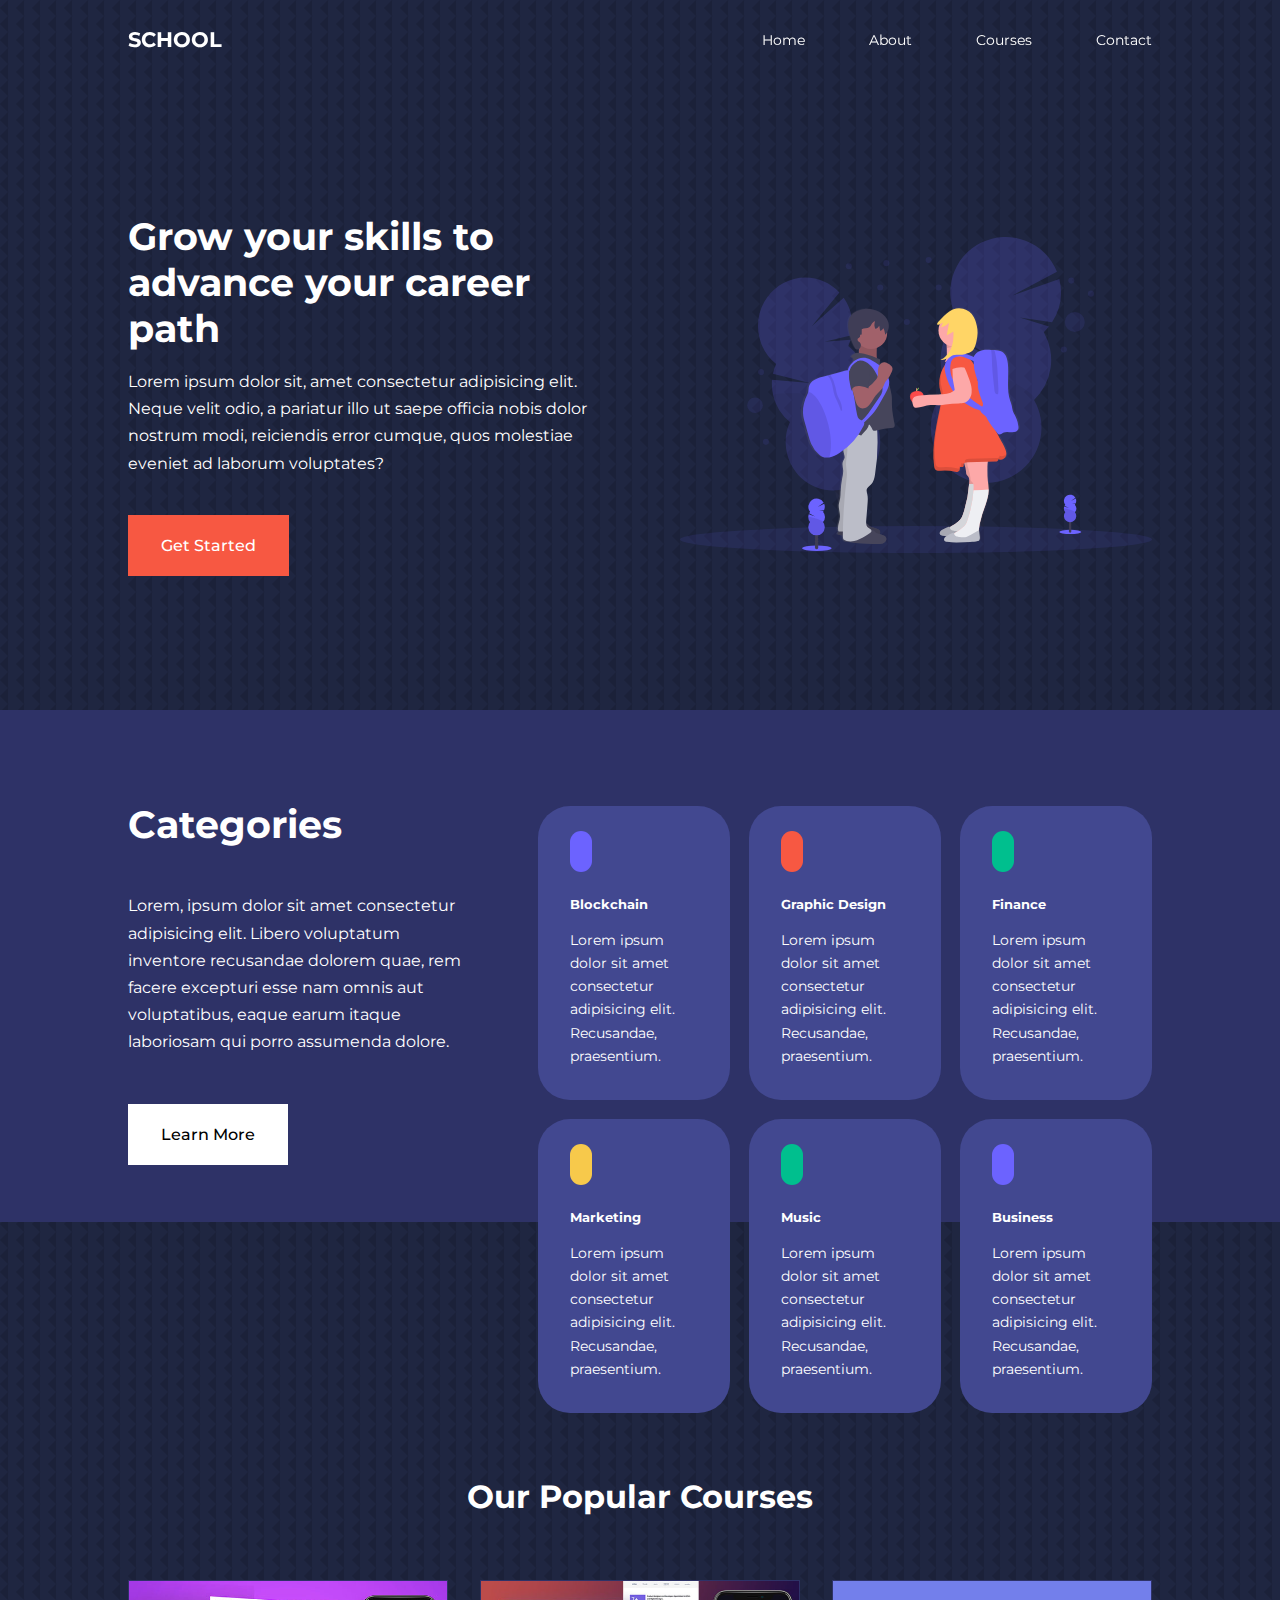
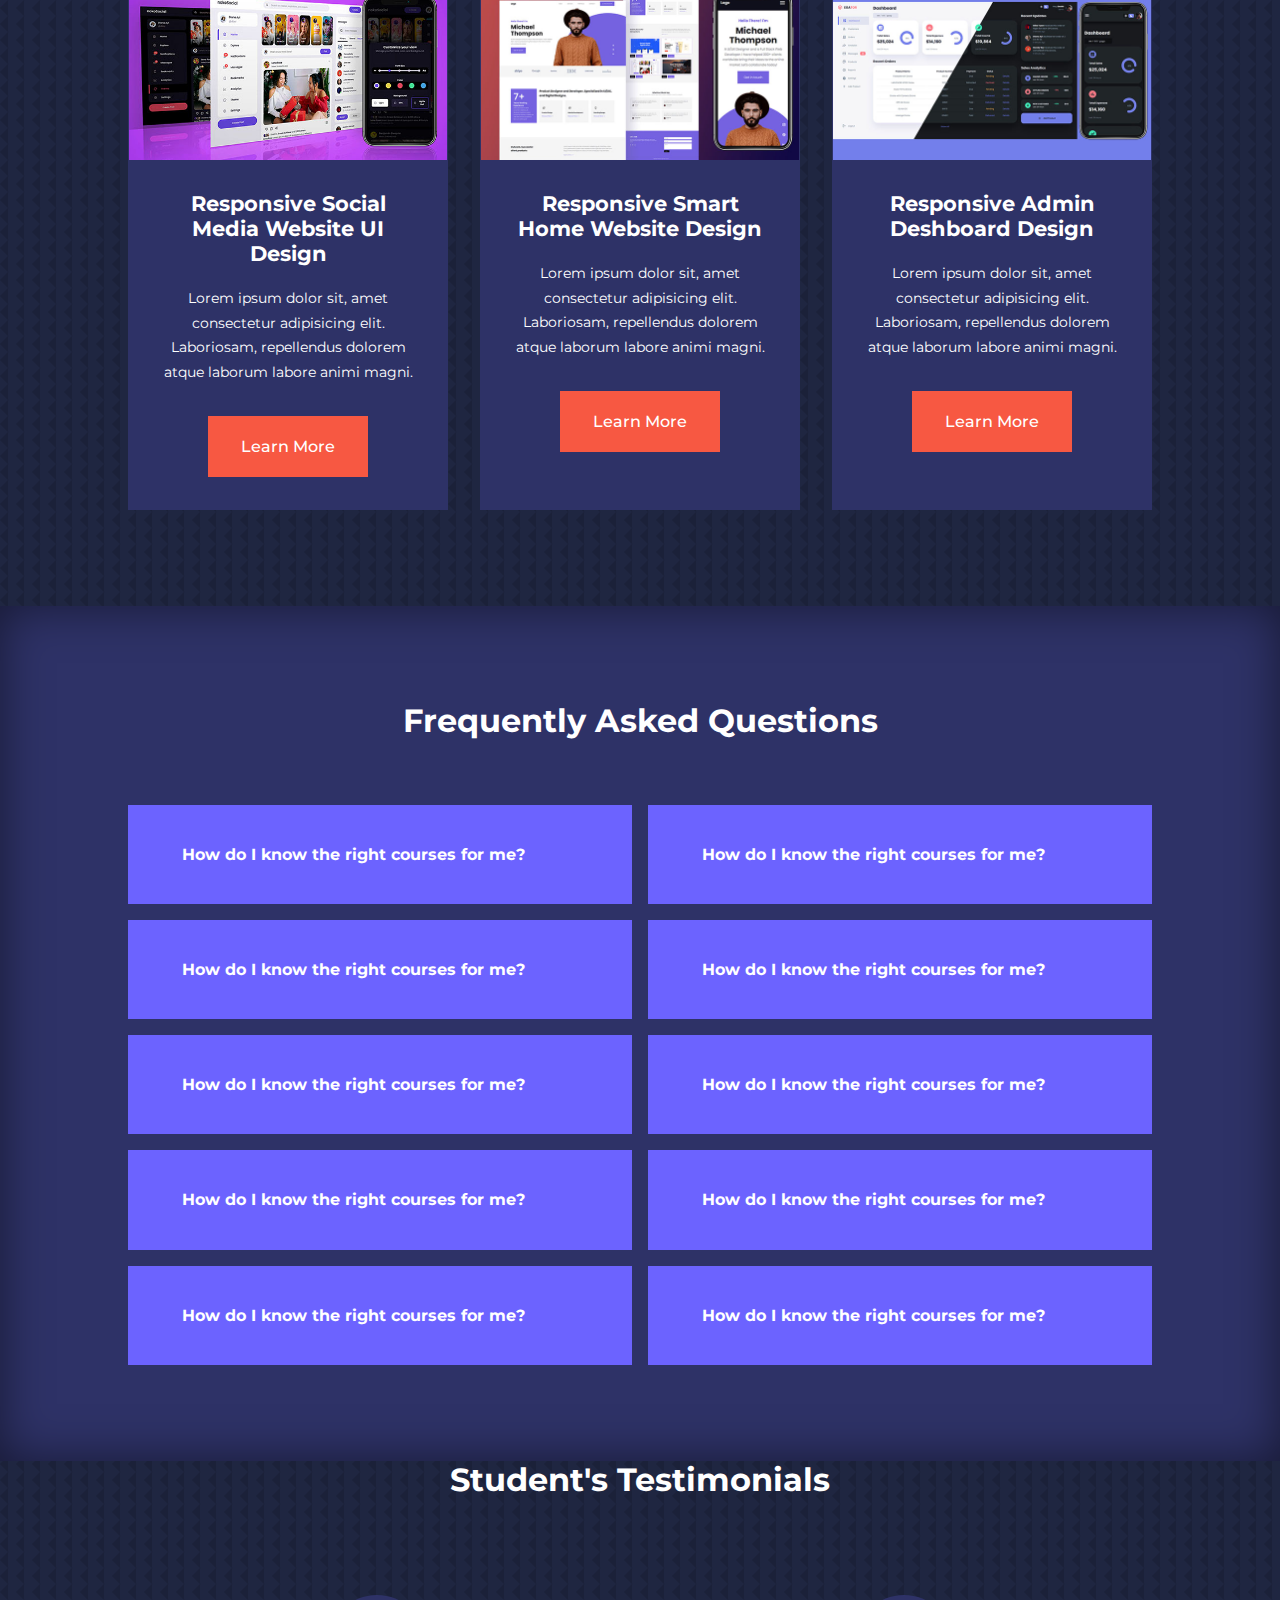
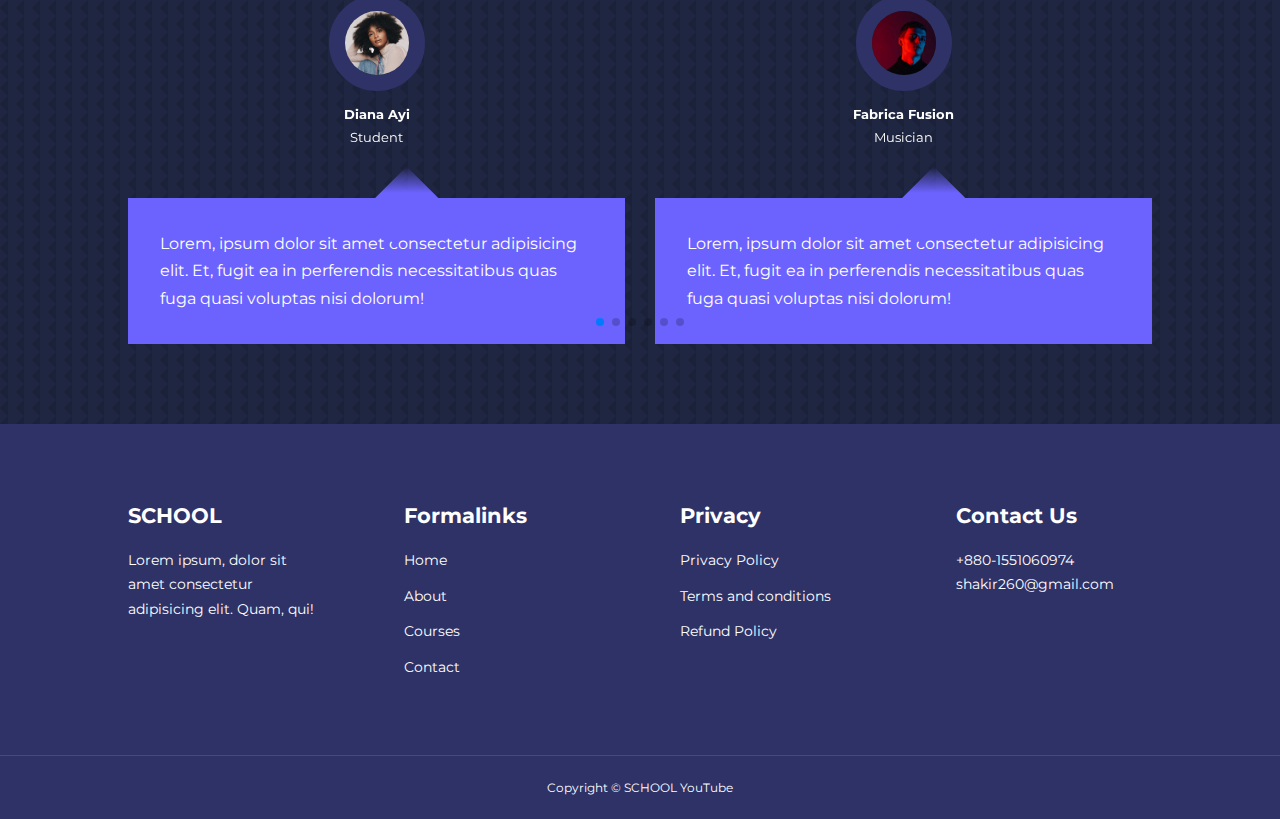
<file: Educational Portfolio Website/index.html>
<!DOCTYPE html>
<html lang="en">
<head>
  <meta charset="UTF-8">
  <meta http-equiv="X-UA-Compatible" content="IE=edge">
  <meta name="viewport" content="width=device-width, initial-scale=1.0">
  <title>Responsive Multipage Education Website Using HTML, CSS & JavaScript</title>
  <!-- ICONSCOUT CDN -->
  <link rel="stylesheet" href="https://unicons.iconscout.com/release/v4.0.0/css/line.css">

  <!-- FONTS -->
  <link rel="preconnect" href="https://fonts.googleapis.com">
  <link rel="preconnect" href="https://fonts.gstatic.com" crossorigin>
  <link href="https://fonts.googleapis.com/css2?family=Montserrat:wght@300;400;500;600;800;900&display=swap" rel="stylesheet">

  <!-- SWIPER JS -->
  <link rel="stylesheet" href="https://cdn.jsdelivr.net/npm/swiper@8/swiper-bundle.min.css"/>

  <!-- CSS LINKS -->
  <link rel="stylesheet" href="css/style.css">

</head>
<body>
  <nav>
    <div class="container nav__container">
    <a href="index.html"><h4>SCHOOL</h4></a>
      <ul class="nav__menu">
        <li><a href="index.html">Home</a></li>
        <li><a href="about.html">About</a></li>
        <li><a href="courses.html">Courses</a></li>
        <li><a href="contact.html">Contact</a></li>
      </ul>
      <button id="open-menu-btn"><i class="uil uil-bars"></i></button>
      <button id="close-menu-btn"><i class="uil uil-multiply"></i></i></button>
    </div>
  </nav>

  <!-- ===================== END OF NAVBAR ============================ -->

  <header>
    <div class="container header__container">
      <div class="header__left">
        <h1>Grow your skills to advance your career path</h1>
        <p>
          Lorem ipsum dolor sit, amet consectetur adipisicing elit. Neque velit odio, a pariatur illo ut saepe officia nobis dolor nostrum modi, reiciendis error cumque, quos molestiae eveniet ad laborum voluptates?
        </p>
        <a href="courses.html" class="btn btn-primary">Get Started</a>
      </div>

      <div class="header__right">
        <div class="header__right-image">
          <img src="./images/header.svg" alt="">
        </div>
      </div>
    </div>
  </header>
<!-- ====================== END OF HEADER =============================== -->

  <section class="categories">
    <div class="container categories__container">
      <div class="categories__left">
        <h1>Categories</h1>
        <p>
          Lorem, ipsum dolor sit amet consectetur adipisicing elit. Libero voluptatum inventore recusandae dolorem quae, rem facere excepturi esse nam omnis aut voluptatibus, eaque earum itaque laboriosam qui porro assumenda dolore.
        </p>
        <a href="#" class="btn">Learn More</a>
      </div>

      <div class="categories__right">
        <article class="category">
          <span class="category__icon"><i class="uil uil-bitcoin-circle"></i></span>
          <h5>Blockchain</h5>
          <p>Lorem ipsum dolor sit amet consectetur adipisicing elit. Recusandae, praesentium.</p>
        </article>

        <article class="category">
          <span class="category__icon"><i class="uil uil-palette"></i></span>
          <h5>Graphic Design</h5>
          <p>Lorem ipsum dolor sit amet consectetur adipisicing elit. Recusandae, praesentium.</p>
        </article>

        <article class="category">
          <span class="category__icon"><i class="uil uil-usd-circle"></i></span>
          <h5>Finance</h5>
          <p>Lorem ipsum dolor sit amet consectetur adipisicing elit. Recusandae, praesentium.</p>
        </article>

        <article class="category">
          <span class="category__icon"><i class="uil uil-megaphone"></i></span>
          <h5>Marketing</h5>
          <p>Lorem ipsum dolor sit amet consectetur adipisicing elit. Recusandae, praesentium.</p>
        </article>

        <article class="category">
          <span class="category__icon"><i class="uil uil-music"></i></span>
          <h5>Music</h5>
          <p>Lorem ipsum dolor sit amet consectetur adipisicing elit. Recusandae, praesentium.</p>
        </article>

        <article class="category">
          <span class="category__icon"><i class="uil uil-puzzle-piece"></i></span>
          <h5>Business</h5>
          <p>Lorem ipsum dolor sit amet consectetur adipisicing elit. Recusandae, praesentium.</p>
        </article>
      </div>
    </div>
  </section>

  <!-- ================================== END OF CATEGORIES =================================== -->

  <section class="courses">
    <h2>Our Popular Courses</h2>
    <div class="container courses__container">
      <article class="course">
        <div class="course_image">
          <img src="./images/course1.jpg" alt="">
        </div>
        <div class="course__info">
          <h4>Responsive Social Media Website UI Design</h4>
          <p>
            Lorem ipsum dolor sit, amet consectetur adipisicing elit. Laboriosam, repellendus dolorem atque laborum labore animi magni.
          </p>
          <a href="courses.html" class="btn btn-primary">Learn More</a>
        </div>
      </article>

      <article class="course">
        <div class="course_image">
          <img src="./images/course2.jpg" alt="">
        </div>
        <div class="course__info">
          <h4>Responsive Smart Home Website Design</h4>
          <p>
            Lorem ipsum dolor sit, amet consectetur adipisicing elit. Laboriosam, repellendus dolorem atque laborum labore animi magni.
          </p>
          <a href="courses.html" class="btn btn-primary">Learn More</a>
        </div>
      </article>

      <article class="course">
        <div class="course_image">
          <img src="./images/course3.jpg" alt="">
        </div>
        <div class="course__info">
          <h4>Responsive Admin Deshboard Design</h4>
          <p>
            Lorem ipsum dolor sit, amet consectetur adipisicing elit. Laboriosam, repellendus dolorem atque laborum labore animi magni.
          </p>
          <a href="courses.html" class="btn btn-primary">Learn More</a>
        </div>
      </article>
    </div>
  </section>
  <!-- ================================== END OF COURSES =============================================  -->


  <section class="faqs">
    <h2>Frequently Asked Questions</h2>
    <div class="container faqs__container">
      <article class="faq">
        <div class="faq__icon"><i class="uil uil-plus"></i></div>
        <div class="question__answer">
          <h4>How do I know the right courses for me?</h4>
          <p>
            Lorem ipsum dolor, sit amet consectetur adipisicing elit. Cupiditate perferendis neque corporis itaque minima sequi molestias quas fugiat est dolorum.
          </p>
        </div>
      </article>

      <article class="faq">
        <div class="faq__icon"><i class="uil uil-plus"></i></div>
        <div class="question__answer">
          <h4>How do I know the right courses for me?</h4>
          <p>
            Lorem ipsum dolor, sit amet consectetur adipisicing elit. Cupiditate perferendis neque corporis itaque minima sequi molestias quas fugiat est dolorum.
          </p>
        </div>
      </article>

      <article class="faq">
        <div class="faq__icon"><i class="uil uil-plus"></i></div>
        <div class="question__answer">
          <h4>How do I know the right courses for me?</h4>
          <p>
            Lorem ipsum dolor, sit amet consectetur adipisicing elit. Cupiditate perferendis neque corporis itaque minima sequi molestias quas fugiat est dolorum.
          </p>
        </div>
      </article>

      <article class="faq">
        <div class="faq__icon"><i class="uil uil-plus"></i></div>
        <div class="question__answer">
          <h4>How do I know the right courses for me?</h4>
          <p>
            Lorem ipsum dolor, sit amet consectetur adipisicing elit. Cupiditate perferendis neque corporis itaque minima sequi molestias quas fugiat est dolorum.
          </p>
        </div>
      </article>

      <article class="faq">
        <div class="faq__icon"><i class="uil uil-plus"></i></div>
        <div class="question__answer">
          <h4>How do I know the right courses for me?</h4>
          <p>
            Lorem ipsum dolor, sit amet consectetur adipisicing elit. Cupiditate perferendis neque corporis itaque minima sequi molestias quas fugiat est dolorum.
          </p>
        </div>
      </article>

      <article class="faq">
        <div class="faq__icon"><i class="uil uil-plus"></i></div>
        <div class="question__answer">
          <h4>How do I know the right courses for me?</h4>
          <p>
            Lorem ipsum dolor, sit amet consectetur adipisicing elit. Cupiditate perferendis neque corporis itaque minima sequi molestias quas fugiat est dolorum.
          </p>
        </div>
      </article>

      <article class="faq">
        <div class="faq__icon"><i class="uil uil-plus"></i></div>
        <div class="question__answer">
          <h4>How do I know the right courses for me?</h4>
          <p>
            Lorem ipsum dolor, sit amet consectetur adipisicing elit. Cupiditate perferendis neque corporis itaque minima sequi molestias quas fugiat est dolorum.
          </p>
        </div>
      </article>

      <article class="faq">
        <div class="faq__icon"><i class="uil uil-plus"></i></div>
        <div class="question__answer">
          <h4>How do I know the right courses for me?</h4>
          <p>
            Lorem ipsum dolor, sit amet consectetur adipisicing elit. Cupiditate perferendis neque corporis itaque minima sequi molestias quas fugiat est dolorum.
          </p>
        </div>
      </article>

      <article class="faq">
        <div class="faq__icon"><i class="uil uil-plus"></i></div>
        <div class="question__answer">
          <h4>How do I know the right courses for me?</h4>
          <p>
            Lorem ipsum dolor, sit amet consectetur adipisicing elit. Cupiditate perferendis neque corporis itaque minima sequi molestias quas fugiat est dolorum.
          </p>
        </div>
      </article>

      <article class="faq">
        <div class="faq__icon"><i class="uil uil-plus"></i></div>
        <div class="question__answer">
          <h4>How do I know the right courses for me?</h4>
          <p>
            Lorem ipsum dolor, sit amet consectetur adipisicing elit. Cupiditate perferendis neque corporis itaque minima sequi molestias quas fugiat est dolorum.
          </p>
        </div>
      </article>
    </div>
  </section>
<!-- ====================================== END OF FAQs ================================================== -->

<section class="container testimonials__container swiper mySwiper">
  <h2>Student's Testimonials</h2>
  <div class="swiper-wrapper">
    <article class="testimonial swiper-slide">
      <div class="avatar">
        <img src="./images/avatar1.jpg" alt="">
      </div>
      <div class="testimonial__info">
        <h5>Diana Ayi</h5>
        <small>Student</small>
      </div>
      <div class="testimonial__body">
        <p>
          Lorem, ipsum dolor sit amet consectetur adipisicing elit. Et, fugit ea in perferendis necessitatibus quas fuga quasi voluptas nisi dolorum!
        </p>
      </div>
    </article>

    <article class="testimonial swiper-slide">
      <div class="avatar">
        <img src="./images/avatar2.jpg" alt="">
      </div>
      <div class="testimonial__info">
        <h5>Fabrica Fusion</h5>
        <small>Musician</small>
      </div>
      <div class="testimonial__body">
        <p>
          Lorem, ipsum dolor sit amet consectetur adipisicing elit. Et, fugit ea in perferendis necessitatibus quas fuga quasi voluptas nisi dolorum!
        </p>
      </div>
    </article>

    <article class="testimonial swiper-slide">
      <div class="avatar">
        <img src="./images/avatar3.jpg" alt="">
      </div>
      <div class="testimonial__info">
        <h5>Janika Prev</h5>
        <small>Teacher</small>
      </div>
      <div class="testimonial__body">
        <p>
          Lorem, ipsum dolor sit amet consectetur adipisicing elit. Et, fugit ea in perferendis necessitatibus quas fuga quasi voluptas nisi dolorum!
        </p>
      </div>
    </article>

    <article class="testimonial swiper-slide">
      <div class="avatar">
        <img src="./images/avatar4.jpg" alt="">
      </div>
      <div class="testimonial__info">
        <h5>Zaxmar Yoei</h5>
        <small>Programmer</small>
      </div>
      <div class="testimonial__body">
        <p>
          Lorem, ipsum dolor sit amet consectetur adipisicing elit. Et, fugit ea in perferendis necessitatibus quas fuga quasi voluptas nisi dolorum!
        </p>
      </div>
    </article>

    <article class="testimonial swiper-slide">
      <div class="avatar">
        <img src="./images/avatar5.jpg" alt="">
      </div>
      <div class="testimonial__info">
        <h5>Beauty Base</h5>
        <small>Developer</small>
      </div>
      <div class="testimonial__body">
        <p>
          Lorem, ipsum dolor sit amet consectetur adipisicing elit. Et, fugit ea in perferendis necessitatibus quas fuga quasi voluptas nisi dolorum!
        </p>
      </div>
    </article>

    <article class="testimonial swiper-slide">
      <div class="avatar">
        <img src="./images/avatar6.jpg" alt="">
      </div>
      <div class="testimonial__info">
        <h5>Michek Insin</h5>
        <small>Business Man</small>
      </div>
      <div class="testimonial__body">
        <p>
          Lorem, ipsum dolor sit amet consectetur adipisicing elit. Et, fugit ea in perferendis necessitatibus quas fuga quasi voluptas nisi dolorum!
        </p>
      </div>
    </article>

    <article class="testimonial swiper-slide">
      <div class="avatar">
        <img src="./images/avatar7.jpg" alt="">
      </div>
      <div class="testimonial__info">
        <h5>Prini Xam</h5>
        <small>Builder</small>
      </div>
      <div class="testimonial__body">
        <p>
          Lorem, ipsum dolor sit amet consectetur adipisicing elit. Et, fugit ea in perferendis necessitatibus quas fuga quasi voluptas nisi dolorum!
        </p>
      </div>
    </article>
  </div>
  <div class="swiper-pagination"></div>
</section>












<!-- ============================================= FOOTER SECTION ============================================= -->







<footer class="footer">
  <div class="container footer__container">
    <div class="footer__1">
      <a href="index.html" class="footer__logo"><h4>SCHOOL</h4></a>
      <p>
        Lorem ipsum, dolor sit amet consectetur adipisicing elit. Quam, qui!
      </p>
    </div>

    <div class="footer__2">
      <h4>Formalinks</h4>
      <ul class="permalinks">
        <li><a href="index.html">Home</a></li>
        <li><a href="about.html">About</a></li>
        <li><a href="courses.html">Courses</a></li>
        <li><a href="contact.html">Contact</a></li>
      </ul>
    </div>

    <div class="footer__3">
      <h4>Privacy</h4>
      <ul class="privacy">
        <li><a href="#">Privacy Policy</a></li>
        <li><a href="#">Terms and conditions</a></li>
        <li><a href="#">Refund Policy</a></li>
      </ul>
    </div>

    <div class="footer__4">
      <h4>Contact Us</h4>
      <div>
        <p>+880-1551060974</p>
        <p>shakir260@gmail.com</p>
      </div>

      <ul class="footer__socials">
        <li>
          <a href="#"><i class="uil uil-facebook-f"></i></a>
        </li>
        <li>
          <a href="#"><i class="uil uil-instagram-alt"></i></a>
        </li>
        <li>
          <a href="#"><i class="uil uil-twitter"></i></a>
        </li>
        <li>
          <a href="#"><i class="uil uil-linkedin-alt"></i></a>
        </li>
      </ul>
    </div>
  </div>
  
  <div class="footer__copyright">
      <small>Copyright &copy; SCHOOL YouTube</small>
    </div>
</footer>








  <script src="https://cdn.jsdelivr.net/npm/swiper@8/swiper-bundle.min.js"></script> 
  <script src="./main.js"></script>

  <script>
    var swiper = new Swiper(".mySwiper", {
      slidesPerView: 1,
      spaceBetween: 30,
      pagination: {
        el: ".swiper-pagination",
        clickable: true,
      },
      // when window width is >= 600px
      breakpoints: {
        600: {
          slidesPerView: 2
        }
      }
    });
  </script>

</body>
</html>
</file>
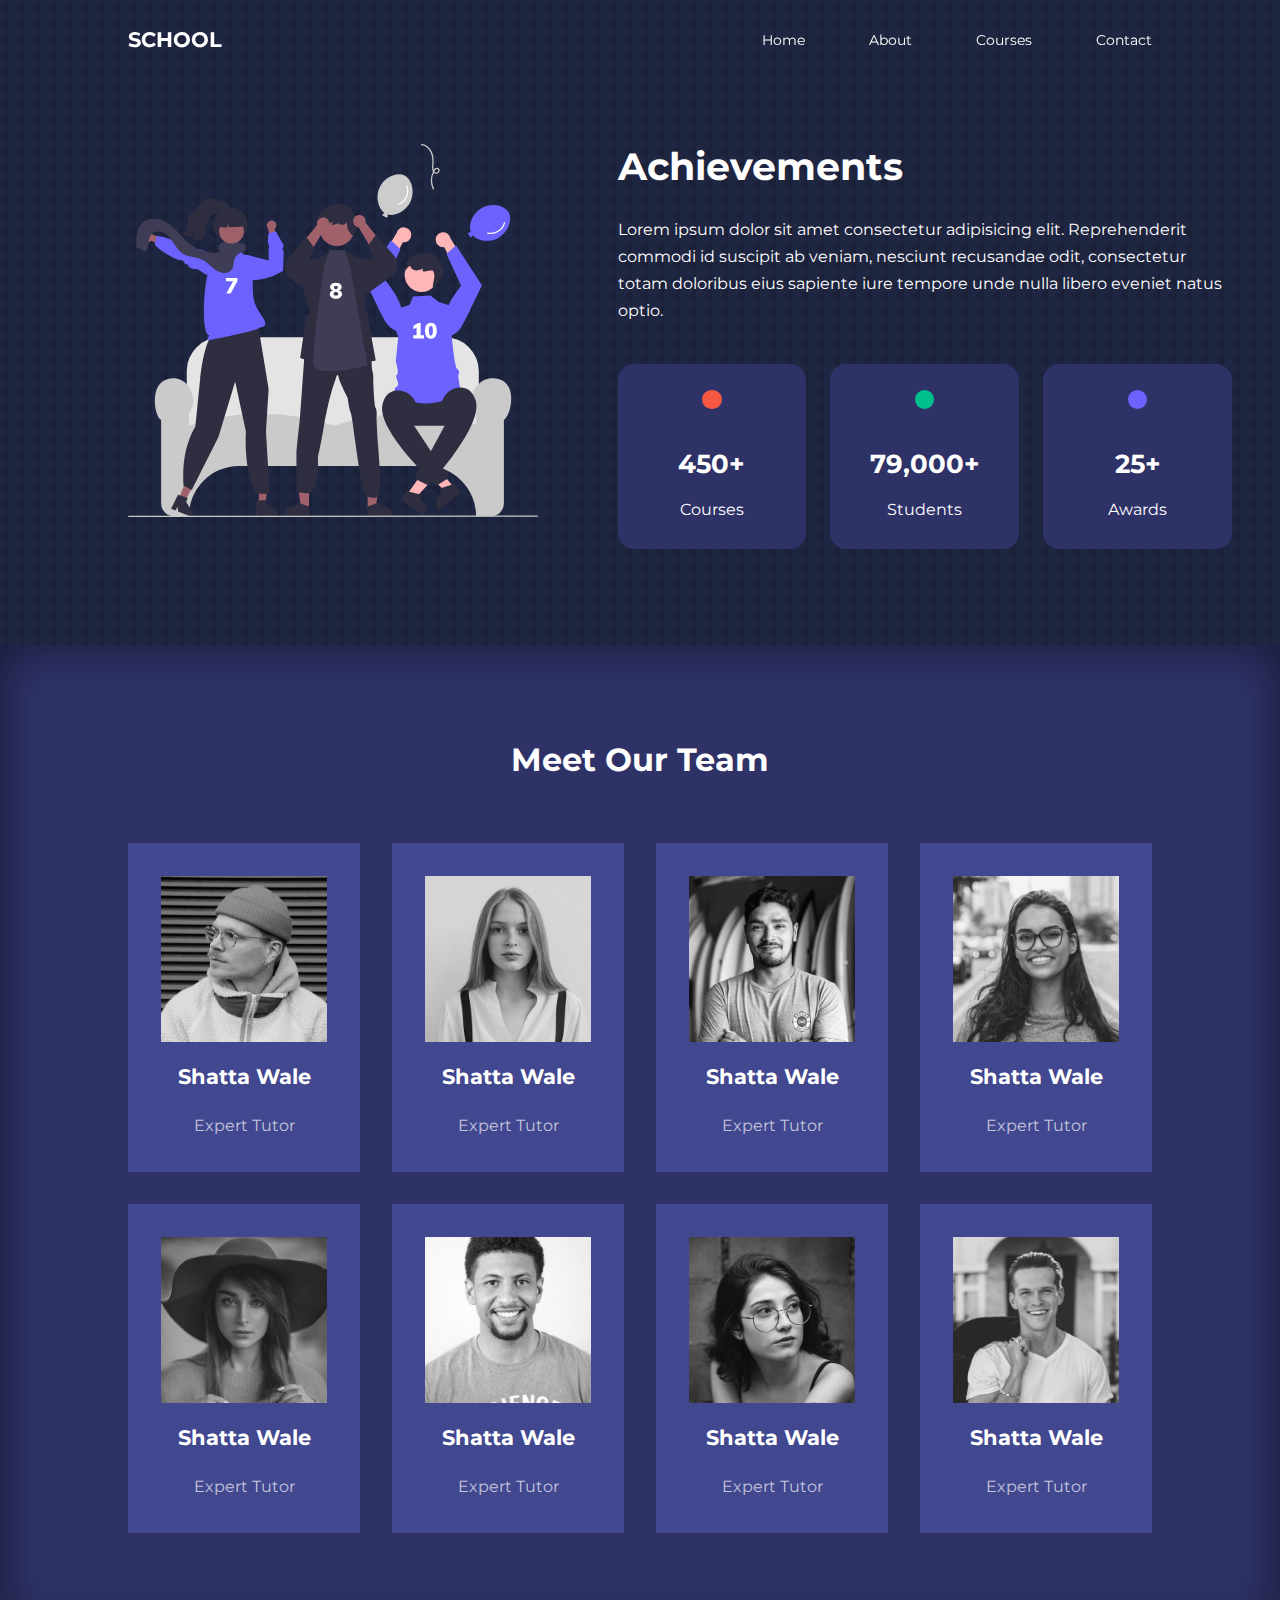
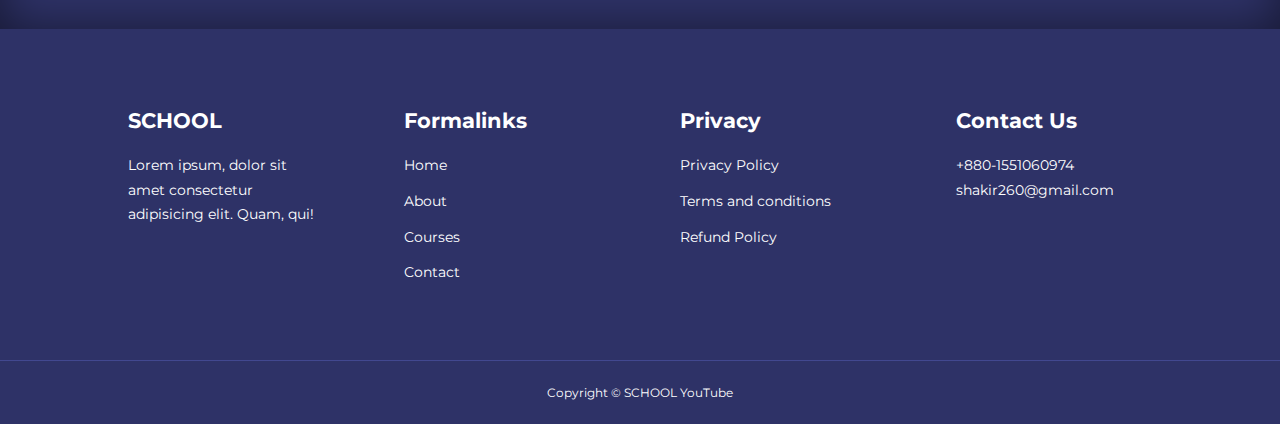
<file: Educational Portfolio Website/about.html>
<!DOCTYPE html>
<html lang="en">
<head>
  <meta charset="UTF-8">
  <meta http-equiv="X-UA-Compatible" content="IE=edge">
  <meta name="viewport" content="width=device-width, initial-scale=1.0">
  <title>Responsive Multipage Education Website Using HTML, CSS & JavaScript</title>
  <!-- ICONSCOUT CDN -->
  <link rel="stylesheet" href="https://unicons.iconscout.com/release/v4.0.0/css/line.css">

  <!-- FONTS -->
  <link rel="preconnect" href="https://fonts.googleapis.com">
  <link rel="preconnect" href="https://fonts.gstatic.com" crossorigin>
  <link href="https://fonts.googleapis.com/css2?family=Montserrat:wght@300;400;500;600;800;900&display=swap" rel="stylesheet">

  <!-- CSS LINKS -->
  <link rel="stylesheet" href="css/style.css">
  <link rel="stylesheet" href="css/about.css">
</head>
<body>
  <nav>
    <div class="container nav__container">
    <a href="index.html"><h4>SCHOOL</h4></a>
      <ul class="nav__menu">
        <li><a href="index.html">Home</a></li>
        <li><a href="about.html">About</a></li>
        <li><a href="courses.html">Courses</a></li>
        <li><a href="contact.html">Contact</a></li>
      </ul>
      <button id="open-menu-btn"><i class="uil uil-bars"></i></button>
      <button id="close-menu-btn"><i class="uil uil-multiply"></i></i></button>
    </div>
  </nav>

  <!-- ===================== END OF NAVBAR ============================ -->




<section class="about__achievements">
  <div class="container about__achievements-container">
    <div class="about__achievements-left">
      <img src="./images/about achievements.svg" alt="">
    </div>
    <div class="about__achievements-right">
      <h1>Achievements</h1>
      <p>
        Lorem ipsum dolor sit amet consectetur adipisicing elit. Reprehenderit commodi id suscipit ab veniam, nesciunt recusandae odit, consectetur totam doloribus eius sapiente iure tempore unde nulla libero eveniet natus optio.
      </p>
      <div class="achievements__cards">
        <article class="achievement__card">
          <span class="achievement__icon">
            <i class="uil uil-video"></i>
          </span>
          <h3>450+</h3>
          <p>Courses</p>
        </article>

        <article class="achievement__card">
          <span class="achievement__icon">
            <i class="uil uil-user"></i>
          </span>
          <h3>79,000+</h3>
          <p>Students</p>
        </article>

        <article class="achievement__card">
          <span class="achievement__icon">
            <i class="uil uil-trophy"></i>
          </span>
          <h3>25+</h3>
          <p>Awards</p>
        </article>
        
      </div>
    </div>
  </div>
</section>

<!-- ======================================== END OF ACHIEVEMENT =================================================== -->








<section class="team">
  <h2>Meet Our Team</h2>
  <div class="container team__container">
    <article class="team__member">
      <div class="team__member-image">
        <img src="./images/tm8.jpg" alt="">
      </div>
      <div class="team__member-info">
        <h4>Shatta Wale</h4>
        <p>Expert Tutor</p>
      </div>
      <div class="team__member-socials">
        <a href="#" target="_blank"><i class="uil uil-instagram"></i></a>
        <a href="#" target="_blank"><i class="uil uil-twitter-alt"></i></a>
        <a href="#" target="_blank"><i class="uil uil-linkedin-alt"></i></a>
      </div>
    </article>
    
    <article class="team__member">
      <div class="team__member-image">
        <img src="./images/tm7.jpg" alt="">
      </div>
      <div class="team__member-info">
        <h4>Shatta Wale</h4>
        <p>Expert Tutor</p>
      </div>
      <div class="team__member-socials">
        <a href="#" target="_blank"><i class="uil uil-instagram"></i></a>
        <a href="#" target="_blank"><i class="uil uil-twitter-alt"></i></a>
        <a href="#" target="_blank"><i class="uil uil-linkedin-alt"></i></a>
      </div>
    </article>

    <article class="team__member">
      <div class="team__member-image">
        <img src="./images/tm1.jpg" alt="">
      </div>
      <div class="team__member-info">
        <h4>Shatta Wale</h4>
        <p>Expert Tutor</p>
      </div>
      <div class="team__member-socials">
        <a href="#" target="_blank"><i class="uil uil-instagram"></i></a>
        <a href="#" target="_blank"><i class="uil uil-twitter-alt"></i></a>
        <a href="#" target="_blank"><i class="uil uil-linkedin-alt"></i></a>
      </div>
    </article>
    
    <article class="team__member">
      <div class="team__member-image">
        <img src="./images/tm2.jpg" alt="">
      </div>
      <div class="team__member-info">
        <h4>Shatta Wale</h4>
        <p>Expert Tutor</p>
      </div>
      <div class="team__member-socials">
        <a href="#" target="_blank"><i class="uil uil-instagram"></i></a>
        <a href="#" target="_blank"><i class="uil uil-twitter-alt"></i></a>
        <a href="#" target="_blank"><i class="uil uil-linkedin-alt"></i></a>
      </div>
    </article>

    <article class="team__member">
      <div class="team__member-image">
        <img src="./images/tm3.jpg" alt="">
      </div>
      <div class="team__member-info">
        <h4>Shatta Wale</h4>
        <p>Expert Tutor</p>
      </div>
      <div class="team__member-socials">
        <a href="#" target="_blank"><i class="uil uil-instagram"></i></a>
        <a href="#" target="_blank"><i class="uil uil-twitter-alt"></i></a>
        <a href="#" target="_blank"><i class="uil uil-linkedin-alt"></i></a>
      </div>
    </article>
    
    <article class="team__member">
      <div class="team__member-image">
        <img src="./images/tm4.jpg" alt="">
      </div>
      <div class="team__member-info">
        <h4>Shatta Wale</h4>
        <p>Expert Tutor</p>
      </div>
      <div class="team__member-socials">
        <a href="#" target="_blank"><i class="uil uil-instagram"></i></a>
        <a href="#" target="_blank"><i class="uil uil-twitter-alt"></i></a>
        <a href="#" target="_blank"><i class="uil uil-linkedin-alt"></i></a>
      </div>
    </article>

    <article class="team__member">
      <div class="team__member-image">
        <img src="./images/tm5.jpg" alt="">
      </div>
      <div class="team__member-info">
        <h4>Shatta Wale</h4>
        <p>Expert Tutor</p>
      </div>
      <div class="team__member-socials">
        <a href="#" target="_blank"><i class="uil uil-instagram"></i></a>
        <a href="#" target="_blank"><i class="uil uil-twitter-alt"></i></a>
        <a href="#" target="_blank"><i class="uil uil-linkedin-alt"></i></a>
      </div>
    </article>
    
    <article class="team__member">
      <div class="team__member-image">
        <img src="./images/tm6.jpg" alt="">
      </div>
      <div class="team__member-info">
        <h4>Shatta Wale</h4>
        <p>Expert Tutor</p>
      </div>
      <div class="team__member-socials">
        <a href="#" target="_blank"><i class="uil uil-instagram"></i></a>
        <a href="#" target="_blank"><i class="uil uil-twitter-alt"></i></a>
        <a href="#" target="_blank"><i class="uil uil-linkedin-alt"></i></a>
      </div>
    </article>
    
    
  </div>
</section>






<!-- ============================================= FOOTER SECTION ============================================= -->

<footer class="footer">
  <div class="container footer__container">
    <div class="footer__1">
      <a href="index.html" class="footer__logo"><h4>SCHOOL</h4></a>
      <p>
        Lorem ipsum, dolor sit amet consectetur adipisicing elit. Quam, qui!
      </p>
    </div>

    <div class="footer__2">
      <h4>Formalinks</h4>
      <ul class="permalinks">
        <li><a href="index.html">Home</a></li>
        <li><a href="about.html">About</a></li>
        <li><a href="courses.html">Courses</a></li>
        <li><a href="contact.html">Contact</a></li>
      </ul>
    </div>

    <div class="footer__3">
      <h4>Privacy</h4>
      <ul class="privacy">
        <li><a href="#">Privacy Policy</a></li>
        <li><a href="#">Terms and conditions</a></li>
        <li><a href="#">Refund Policy</a></li>
      </ul>
    </div>

    <div class="footer__4">
      <h4>Contact Us</h4>
      <div>
        <p>+880-1551060974</p>
        <p>shakir260@gmail.com</p>
      </div>

      <ul class="footer__socials">
        <li>
          <a href="#"><i class="uil uil-facebook-f"></i></a>
        </li>
        <li>
          <a href="#"><i class="uil uil-instagram-alt"></i></a>
        </li>
        <li>
          <a href="#"><i class="uil uil-twitter"></i></a>
        </li>
        <li>
          <a href="#"><i class="uil uil-linkedin-alt"></i></a>
        </li>
      </ul>
    </div>
  </div>
  
  <div class="footer__copyright">
      <small>Copyright &copy; SCHOOL YouTube</small>
    </div>
</footer>
  <script src="./main.js"></script>

</body>
</html>
</file>
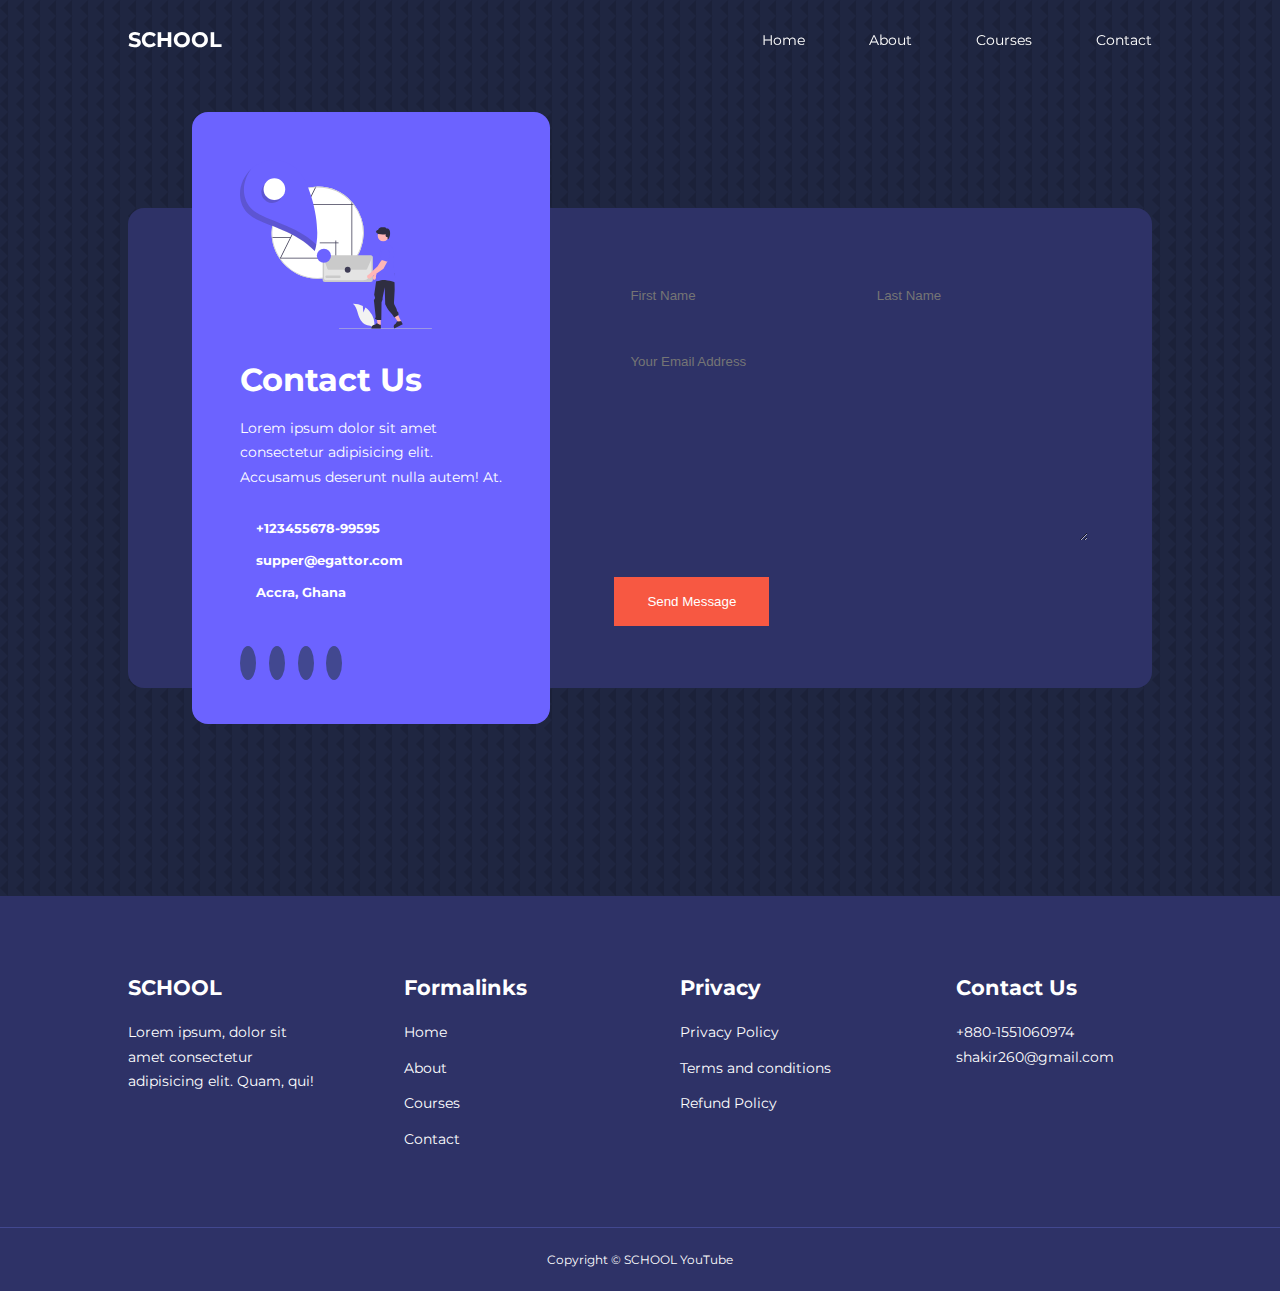
<file: Educational Portfolio Website/contact.html>
<!DOCTYPE html>
<html lang="en">
<head>
  <meta charset="UTF-8">
  <meta http-equiv="X-UA-Compatible" content="IE=edge">
  <meta name="viewport" content="width=device-width, initial-scale=1.0">
  <title>Responsive Multipage Education Website Using HTML, CSS & JavaScript</title>
  <!-- ICONSCOUT CDN -->
  <link rel="stylesheet" href="https://unicons.iconscout.com/release/v4.0.0/css/line.css">

  <!-- FONTS -->
  <link rel="preconnect" href="https://fonts.googleapis.com">
  <link rel="preconnect" href="https://fonts.gstatic.com" crossorigin>
  <link href="https://fonts.googleapis.com/css2?family=Montserrat:wght@300;400;500;600;800;900&display=swap" rel="stylesheet">

  <!-- CSS LINKS -->
  <link rel="stylesheet" href="css/style.css">
  <link rel="stylesheet" href="css/contact.css">
</head>
<body>
  <nav>
    <div class="container nav__container">
    <a href="index.html"><h4>SCHOOL</h4></a>
      <ul class="nav__menu">
        <li><a href="index.html">Home</a></li>
        <li><a href="about.html">About</a></li>
        <li><a href="courses.html">Courses</a></li>
        <li><a href="contact.html">Contact</a></li>
      </ul>
      <button id="open-menu-btn"><i class="uil uil-bars"></i></button>
      <button id="close-menu-btn"><i class="uil uil-multiply"></i></i></button>
    </div>
  </nav>

  <!-- ===================== END OF NAVBAR ============================ -->



  <section class="contact">
    <div class="container contact__container">
      <aside class="contact__aside">
        <div class="aside__image">
          <img src="./images/contact.svg" alt="">
        </div>
        <h2>Contact Us</h2>
        <p>Lorem ipsum dolor sit amet consectetur adipisicing elit. Accusamus deserunt nulla autem! At.</p>
        <ul class="contact__details">
          <li>
            <i class="uil uil-phone-times"></i>
            <h5>+123455678-99595</h5>
          </li>
          <li>
            <i class="uil uil-envelope"></i>
            <h5>supper@egattor.com</h5>
          </li>
          <li>
            <i class="uil uil-location-point"></i>
            <h5>Accra, Ghana</h5>
          </li>
        </ul>
        <ul class="contact__socials">
          <li>
            <a href="#"><i class="uil uil-facebook-f"></i></a>
          </li>
          <li>
            <a href="#"><i class="uil uil-instagram"></i></a>
          </li>
          <li>
            <a href="#"><i class="uil uil-twitter"></i></a>
          </li>
          <li>
            <a href="#"><i class="uil uil-linkedin"></i></a>
          </li>
        </ul>
      </aside>

      
      <form action="https://formspree.io/f/mgeqnjdq" class="contact__form" method="post">
        <div class="form__name">
          <input type="text" name="First Name" placeholder="First Name" required>
          <input type="text" name="Last Name" placeholder="Last Name" required>
        </div>
        <input type="email" name="Email Address" placeholder="Your Email Address" required>
        <textarea name="Message" rows="7" required></textarea>
        <button type="submit" class="btn btn-primary">Send Message</button>
      </form>








    </div>
  </section>




<!-- ============================================= FOOTER SECTION ============================================= -->

<footer class="footer">
  <div class="container footer__container">
    <div class="footer__1">
      <a href="index.html" class="footer__logo"><h4>SCHOOL</h4></a>
      <p>
        Lorem ipsum, dolor sit amet consectetur adipisicing elit. Quam, qui!
      </p>
    </div>

    <div class="footer__2">
      <h4>Formalinks</h4>
      <ul class="permalinks">
        <li><a href="index.html">Home</a></li>
        <li><a href="about.html">About</a></li>
        <li><a href="courses.html">Courses</a></li>
        <li><a href="contact.html">Contact</a></li>
      </ul>
    </div>

    <div class="footer__3">
      <h4>Privacy</h4>
      <ul class="privacy">
        <li><a href="#">Privacy Policy</a></li>
        <li><a href="#">Terms and conditions</a></li>
        <li><a href="#">Refund Policy</a></li>
      </ul>
    </div>

    <div class="footer__4">
      <h4>Contact Us</h4>
      <div>
        <p>+880-1551060974</p>
        <p>shakir260@gmail.com</p>
      </div>

      <ul class="footer__socials">
        <li>
          <a href="#"><i class="uil uil-facebook-f"></i></a>
        </li>
        <li>
          <a href="#"><i class="uil uil-instagram-alt"></i></a>
        </li>
        <li>
          <a href="#"><i class="uil uil-twitter"></i></a>
        </li>
        <li>
          <a href="#"><i class="uil uil-linkedin-alt"></i></a>
        </li>
      </ul>
    </div>
  </div>
  
  <div class="footer__copyright">
      <small>Copyright &copy; SCHOOL YouTube</small>
    </div>
</footer>
  <script src="./main.js"></script>

</body>
</html>
</file>
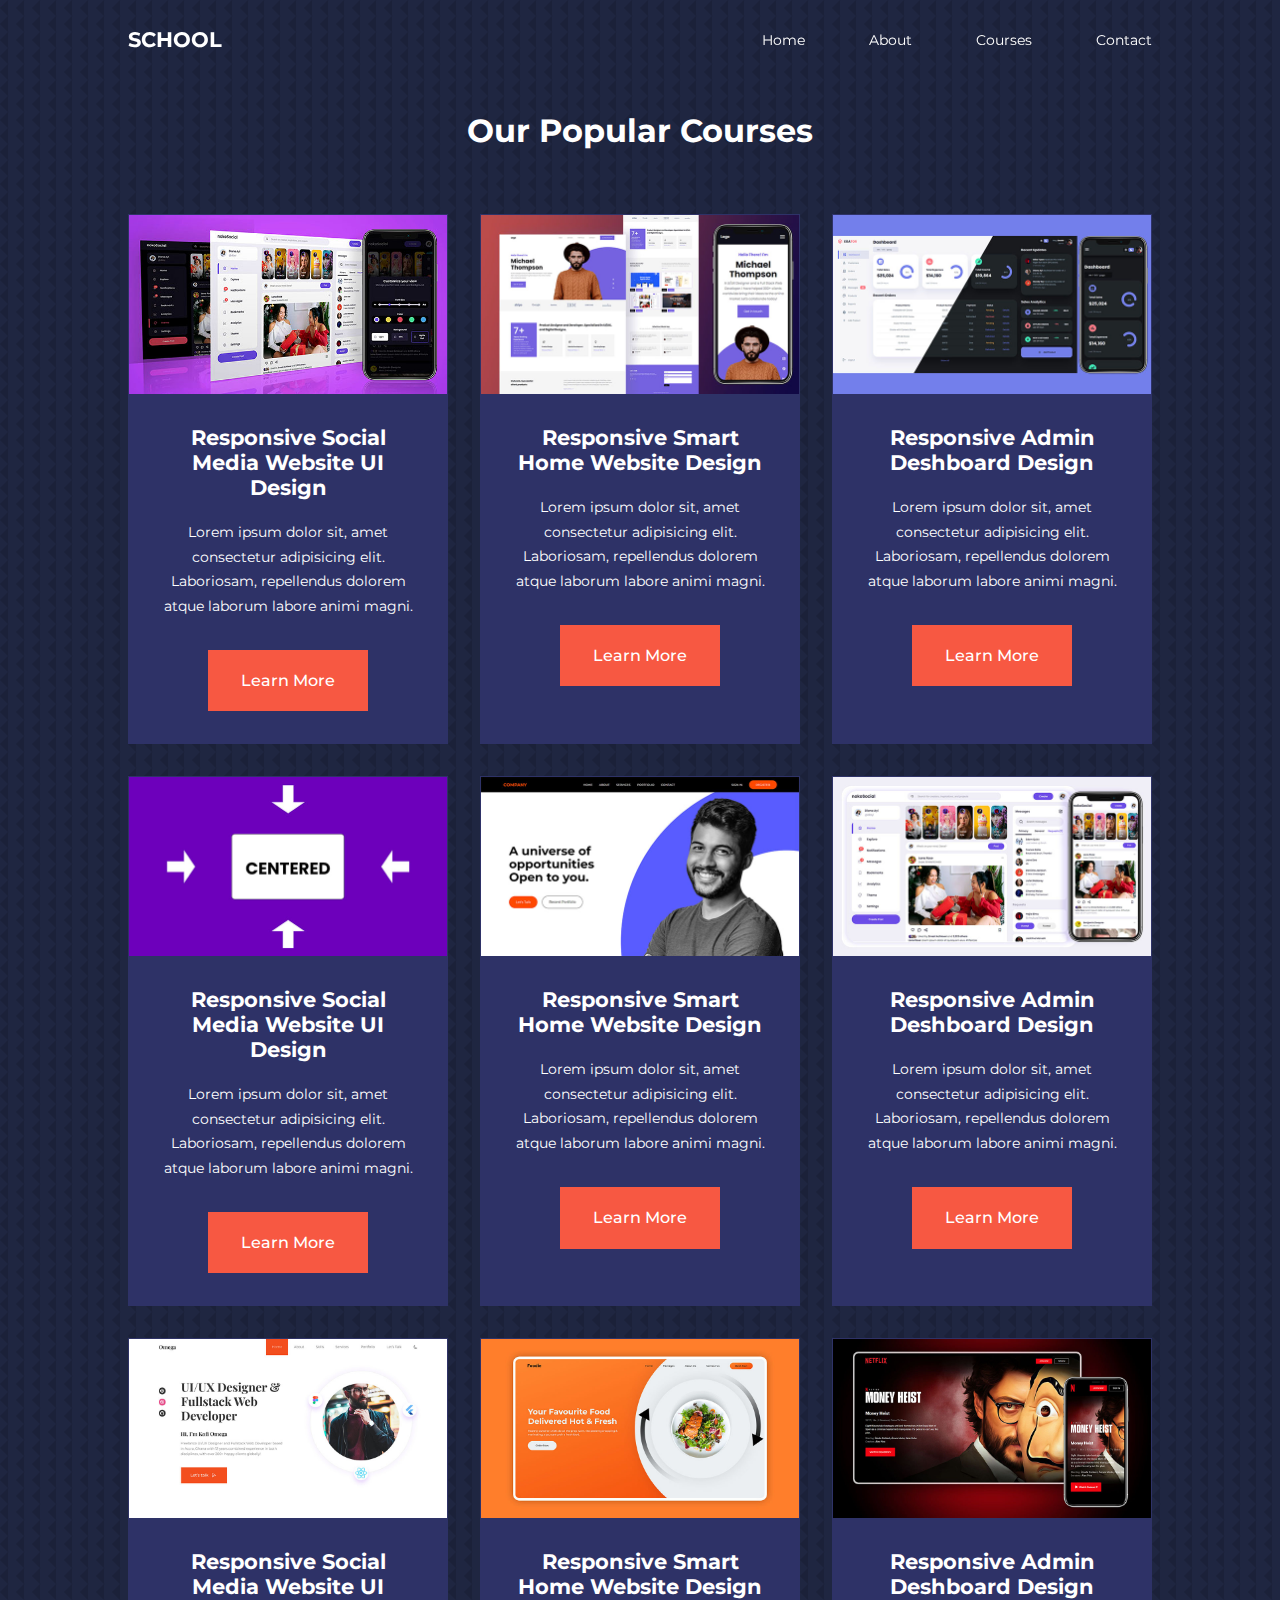
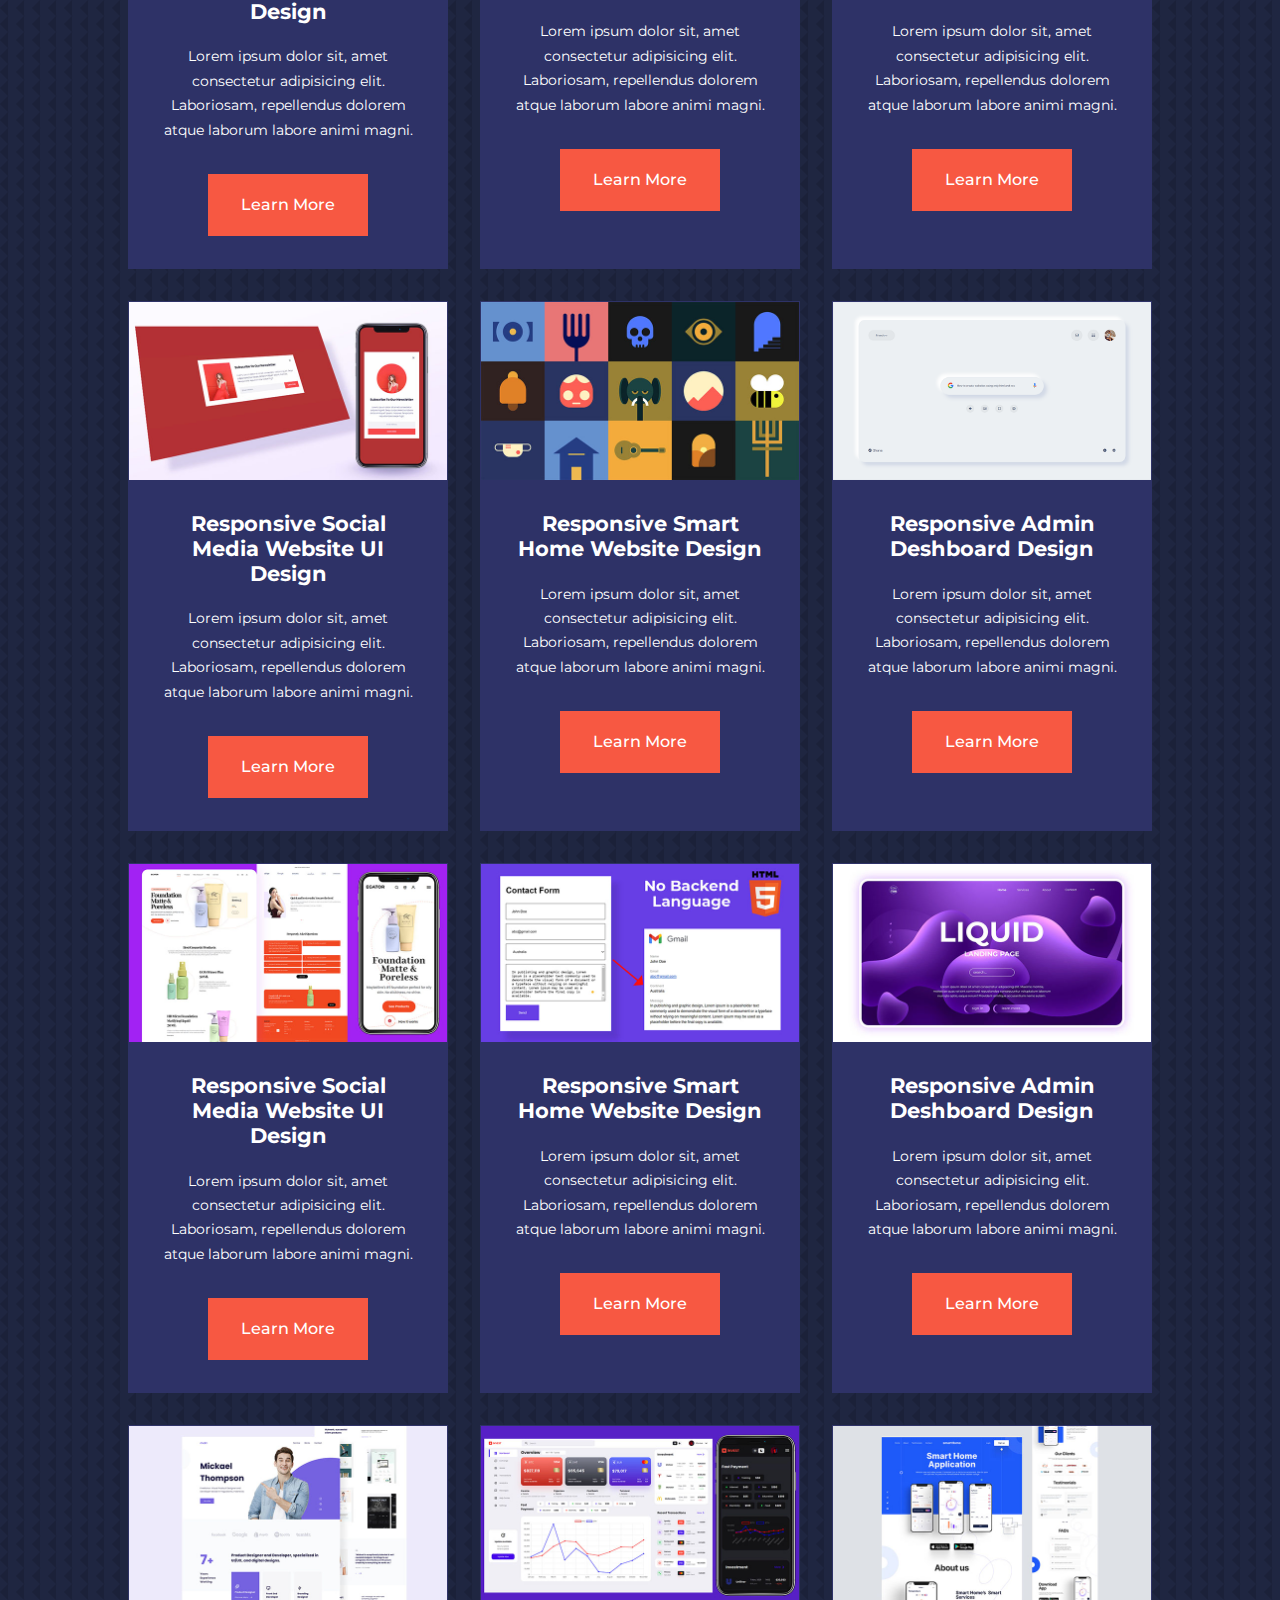
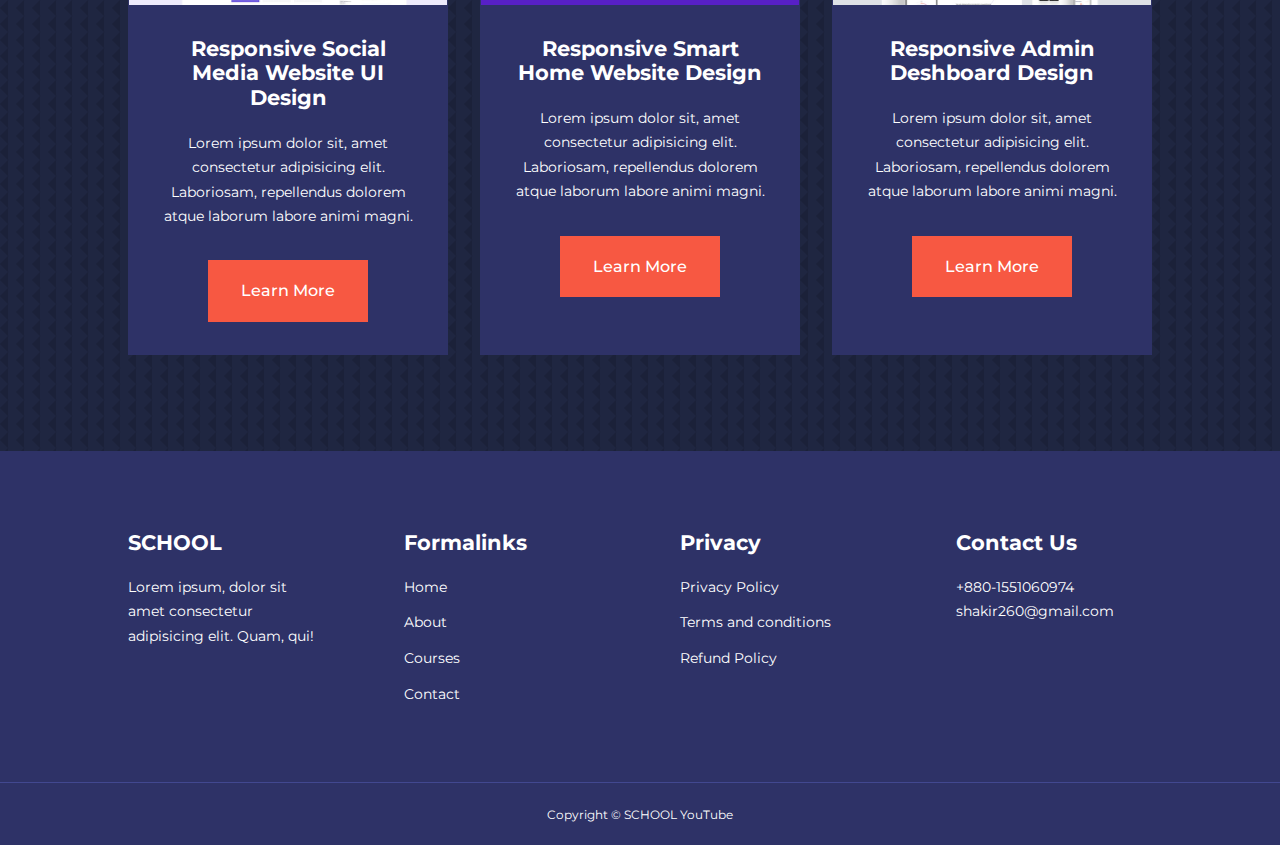
<file: Educational Portfolio Website/courses.html>
<!DOCTYPE html>
<html lang="en">
<head>
  <meta charset="UTF-8">
  <meta http-equiv="X-UA-Compatible" content="IE=edge">
  <meta name="viewport" content="width=device-width, initial-scale=1.0">
  <title>Responsive Multipage Education Website Using HTML, CSS & JavaScript</title>
  <!-- ICONSCOUT CDN -->
  <link rel="stylesheet" href="https://unicons.iconscout.com/release/v4.0.0/css/line.css">

  <!-- FONTS -->
  <link rel="preconnect" href="https://fonts.googleapis.com">
  <link rel="preconnect" href="https://fonts.gstatic.com" crossorigin>
  <link href="https://fonts.googleapis.com/css2?family=Montserrat:wght@300;400;500;600;800;900&display=swap" rel="stylesheet">

  <!-- CSS LINKS -->
  <link rel="stylesheet" href="css/style.css">
  <link rel="stylesheet" href="css/about.css">
  <link rel="stylesheet" href="css/courses.css">

</head>
<body>
  <nav>
    <div class="container nav__container">
    <a href="index.html"><h4>SCHOOL</h4></a>
      <ul class="nav__menu">
        <li><a href="index.html">Home</a></li>
        <li><a href="about.html">About</a></li>
        <li><a href="courses.html">Courses</a></li>
        <li><a href="contact.html">Contact</a></li>
      </ul>
      <button id="open-menu-btn"><i class="uil uil-bars"></i></button>
      <button id="close-menu-btn"><i class="uil uil-multiply"></i></i></button>
    </div>
  </nav>

  <!-- ===================== END OF NAVBAR ============================ -->

  

  <section class="courses">
    <h2>Our Popular Courses</h2>
    <div class="container courses__container">
      <article class="course">
        <div class="course_image">
          <img src="./images/course1.jpg" alt="">
        </div>
        <div class="course__info">
          <h4>Responsive Social Media Website UI Design</h4>
          <p>
            Lorem ipsum dolor sit, amet consectetur adipisicing elit. Laboriosam, repellendus dolorem atque laborum labore animi magni.
          </p>
          <a href="courses.html" class="btn btn-primary">Learn More</a>
        </div>
      </article>

      <article class="course">
        <div class="course_image">
          <img src="./images/course2.jpg" alt="">
        </div>
        <div class="course__info">
          <h4>Responsive Smart Home Website Design</h4>
          <p>
            Lorem ipsum dolor sit, amet consectetur adipisicing elit. Laboriosam, repellendus dolorem atque laborum labore animi magni.
          </p>
          <a href="courses.html" class="btn btn-primary">Learn More</a>
        </div>
      </article>

      <article class="course">
        <div class="course_image">
          <img src="./images/course3.jpg" alt="">
        </div>
        <div class="course__info">
          <h4>Responsive Admin Deshboard Design</h4>
          <p>
            Lorem ipsum dolor sit, amet consectetur adipisicing elit. Laboriosam, repellendus dolorem atque laborum labore animi magni.
          </p>
          <a href="courses.html" class="btn btn-primary">Learn More</a>
        </div>
      </article>

      <article class="course">
        <div class="course_image">
          <img src="./images/course4.jpg" alt="">
        </div>
        <div class="course__info">
          <h4>Responsive Social Media Website UI Design</h4>
          <p>
            Lorem ipsum dolor sit, amet consectetur adipisicing elit. Laboriosam, repellendus dolorem atque laborum labore animi magni.
          </p>
          <a href="courses.html" class="btn btn-primary">Learn More</a>
        </div>
      </article>

      <article class="course">
        <div class="course_image">
          <img src="./images/course5.jpg" alt="">
        </div>
        <div class="course__info">
          <h4>Responsive Smart Home Website Design</h4>
          <p>
            Lorem ipsum dolor sit, amet consectetur adipisicing elit. Laboriosam, repellendus dolorem atque laborum labore animi magni.
          </p>
          <a href="courses.html" class="btn btn-primary">Learn More</a>
        </div>
      </article>

      <article class="course">
        <div class="course_image">
          <img src="./images/course6.jpg" alt="">
        </div>
        <div class="course__info">
          <h4>Responsive Admin Deshboard Design</h4>
          <p>
            Lorem ipsum dolor sit, amet consectetur adipisicing elit. Laboriosam, repellendus dolorem atque laborum labore animi magni.
          </p>
          <a href="courses.html" class="btn btn-primary">Learn More</a>
        </div>
      </article>

      <article class="course">
        <div class="course_image">
          <img src="./images/course7.jpg" alt="">
        </div>
        <div class="course__info">
          <h4>Responsive Social Media Website UI Design</h4>
          <p>
            Lorem ipsum dolor sit, amet consectetur adipisicing elit. Laboriosam, repellendus dolorem atque laborum labore animi magni.
          </p>
          <a href="courses.html" class="btn btn-primary">Learn More</a>
        </div>
      </article>

      <article class="course">
        <div class="course_image">
          <img src="./images/course8.jpg" alt="">
        </div>
        <div class="course__info">
          <h4>Responsive Smart Home Website Design</h4>
          <p>
            Lorem ipsum dolor sit, amet consectetur adipisicing elit. Laboriosam, repellendus dolorem atque laborum labore animi magni.
          </p>
          <a href="courses.html" class="btn btn-primary">Learn More</a>
        </div>
      </article>

      <article class="course">
        <div class="course_image">
          <img src="./images/course9.jpg" alt="">
        </div>
        <div class="course__info">
          <h4>Responsive Admin Deshboard Design</h4>
          <p>
            Lorem ipsum dolor sit, amet consectetur adipisicing elit. Laboriosam, repellendus dolorem atque laborum labore animi magni.
          </p>
          <a href="courses.html" class="btn btn-primary">Learn More</a>
        </div>
      </article>

      <article class="course">
        <div class="course_image">
          <img src="./images/course10.jpg" alt="">
        </div>
        <div class="course__info">
          <h4>Responsive Social Media Website UI Design</h4>
          <p>
            Lorem ipsum dolor sit, amet consectetur adipisicing elit. Laboriosam, repellendus dolorem atque laborum labore animi magni.
          </p>
          <a href="courses.html" class="btn btn-primary">Learn More</a>
        </div>
      </article>

      <article class="course">
        <div class="course_image">
          <img src="./images/course11.jpg" alt="">
        </div>
        <div class="course__info">
          <h4>Responsive Smart Home Website Design</h4>
          <p>
            Lorem ipsum dolor sit, amet consectetur adipisicing elit. Laboriosam, repellendus dolorem atque laborum labore animi magni.
          </p>
          <a href="courses.html" class="btn btn-primary">Learn More</a>
        </div>
      </article>

      <article class="course">
        <div class="course_image">
          <img src="./images/course12.jpg" alt="">
        </div>
        <div class="course__info">
          <h4>Responsive Admin Deshboard Design</h4>
          <p>
            Lorem ipsum dolor sit, amet consectetur adipisicing elit. Laboriosam, repellendus dolorem atque laborum labore animi magni.
          </p>
          <a href="courses.html" class="btn btn-primary">Learn More</a>
        </div>
      </article>

      <article class="course">
        <div class="course_image">
          <img src="./images/course13.jpg" alt="">
        </div>
        <div class="course__info">
          <h4>Responsive Social Media Website UI Design</h4>
          <p>
            Lorem ipsum dolor sit, amet consectetur adipisicing elit. Laboriosam, repellendus dolorem atque laborum labore animi magni.
          </p>
          <a href="courses.html" class="btn btn-primary">Learn More</a>
        </div>
      </article>

      <article class="course">
        <div class="course_image">
          <img src="./images/course14.jpg" alt="">
        </div>
        <div class="course__info">
          <h4>Responsive Smart Home Website Design</h4>
          <p>
            Lorem ipsum dolor sit, amet consectetur adipisicing elit. Laboriosam, repellendus dolorem atque laborum labore animi magni.
          </p>
          <a href="courses.html" class="btn btn-primary">Learn More</a>
        </div>
      </article>

      <article class="course">
        <div class="course_image">
          <img src="./images/course15.jpg" alt="">
        </div>
        <div class="course__info">
          <h4>Responsive Admin Deshboard Design</h4>
          <p>
            Lorem ipsum dolor sit, amet consectetur adipisicing elit. Laboriosam, repellendus dolorem atque laborum labore animi magni.
          </p>
          <a href="courses.html" class="btn btn-primary">Learn More</a>
        </div>
      </article>

      <article class="course">
        <div class="course_image">
          <img src="./images/course16.jpg" alt="">
        </div>
        <div class="course__info">
          <h4>Responsive Social Media Website UI Design</h4>
          <p>
            Lorem ipsum dolor sit, amet consectetur adipisicing elit. Laboriosam, repellendus dolorem atque laborum labore animi magni.
          </p>
          <a href="courses.html" class="btn btn-primary">Learn More</a>
        </div>
      </article>

      <article class="course">
        <div class="course_image">
          <img src="./images/course17.jpg" alt="">
        </div>
        <div class="course__info">
          <h4>Responsive Smart Home Website Design</h4>
          <p>
            Lorem ipsum dolor sit, amet consectetur adipisicing elit. Laboriosam, repellendus dolorem atque laborum labore animi magni.
          </p>
          <a href="courses.html" class="btn btn-primary">Learn More</a>
        </div>
      </article>

      <article class="course">
        <div class="course_image">
          <img src="./images/course18.jpg" alt="">
        </div>
        <div class="course__info">
          <h4>Responsive Admin Deshboard Design</h4>
          <p>
            Lorem ipsum dolor sit, amet consectetur adipisicing elit. Laboriosam, repellendus dolorem atque laborum labore animi magni.
          </p>
          <a href="courses.html" class="btn btn-primary">Learn More</a>
        </div>
      </article>
    </div>
  </section>
  <!-- ================================== END OF COURSES =============================================  -->





  <footer class="footer">
    <div class="container footer__container">
      <div class="footer__1">
        <a href="index.html" class="footer__logo"><h4>SCHOOL</h4></a>
        <p>
          Lorem ipsum, dolor sit amet consectetur adipisicing elit. Quam, qui!
        </p>
      </div>

      <div class="footer__2">
        <h4>Formalinks</h4>
        <ul class="permalinks">
          <li><a href="index.html">Home</a></li>
          <li><a href="about.html">About</a></li>
          <li><a href="courses.html">Courses</a></li>
          <li><a href="contact.html">Contact</a></li>
        </ul>
      </div>

      <div class="footer__3">
        <h4>Privacy</h4>
        <ul class="privacy">
          <li><a href="#">Privacy Policy</a></li>
          <li><a href="#">Terms and conditions</a></li>
          <li><a href="#">Refund Policy</a></li>
        </ul>
      </div>

      <div class="footer__4">
        <h4>Contact Us</h4>
        <div>
          <p>+880-1551060974</p>
          <p>shakir260@gmail.com</p>
        </div>

        <ul class="footer__socials">
          <li>
            <a href="#"><i class="uil uil-facebook-f"></i></a>
          </li>
          <li>
            <a href="#"><i class="uil uil-instagram-alt"></i></a>
          </li>
          <li>
            <a href="#"><i class="uil uil-twitter"></i></a>
          </li>
          <li>
            <a href="#"><i class="uil uil-linkedin-alt"></i></a>
          </li>
        </ul>
      </div>
    </div>
    
    <div class="footer__copyright">
        <small>Copyright &copy; SCHOOL YouTube</small>
      </div>
  </footer>
  <script src="./main.js"></script>

</body>
</html>
</file>
<file: Educational Portfolio Website/css/style.css>
* {
  margin: 0;
  padding: 0;
  border: 0;
  outline: 0;
  text-decoration: none;
  list-style: none;
  box-sizing: border-box;
}

:root {
  --color-primary: #6c63ff;
  --color-success: #00bf8e;
  --color-warning: #f7c94b;
  --color-danger: #f75842;
  --color-danger-variant: rgba(247, 88, 66, 0.4);
  --color-white: #fff;
  --color-light: rgba(255, 255, 255, 0.7);
  --color-black: #000;
  --color-gb: #1f2641;
  --color-bg1: #2e3267;
  --color-bg2: #424890;

  --container-width-lg: 80%;
  --container-width-md: 90%;
  --container-width-sm: 94%;

  --transition: all 400ms ease;
}

body {
  font-family: 'Montserrat', sans-serif;
  line-height: 1.7;
  color: var(--color-white);
  background: var(--color-gb);
  background-image: url("../images/bg-texture.png");
}

.container {
  width: var(--container-width-lg);
  margin: 0 auto;
}

section {
  padding: 6rem 0;
}

section h2 {
  text-align: center;
  margin-bottom: 4rem;
}

h1, h2, h3, h4, h5 {
  line-height: 1.2;
}





h1 {
  font-size: 2.4rem;
}

h2 {
  font-size: 2rem;
}

h3 {
  font-size: 1.6rem;
}

h4 {
  font-size: 1.3rem;
}

a {
  color: var(--color-white);
}

img {
  width: 100%;
  display: block;
  object-fit: cover;
}
  
.btn {
  display: inline-block;
  background-color: var(--color-white);
  color: var(--color-black);
  padding: 1rem 2rem;
  border: 1px solid transparent;
  font-weight: 500;
  transition: var(--transition);
}

.btn:hover {
  background: transparent;
  color: var(--color-white);
  border-color: var(--color-white);
}

.btn-primary {
  background: var(--color-danger);
  color: var(--color-white);
}

/* ==========================  NAVBAR ============================== */
nav {
  background: transparent;
  width: 100vw;
  height: 5rem;
  position: fixed;
  top: 0;
  z-index: 11;
}

/* change navbar styless on scroll using javascript */
.window-scroll {
  background: var(--color-primary);
  box-shadow: 0 1rem 2rem rgba(0, 0, 0, 0.2);
}

.nav__container {
  height: 100%;
  display: flex;
  justify-content: space-between;
  align-items: center;
}

nav button {
  display: none;
}

.nav__menu {
  display: flex;
  align-items: center;
  gap: 4rem;
}

.nav__menu a {
  font-size: 0.9rem;
  transition: var(--transition);
}

.nav__menu a:hover {
  color: var(--color-bg2);
}

/* =========================================== HEADER ========================================= */
header {
  position: relative;
  top: 5rem;
  overflow: hidden;
  height: 70vh;
  margin-bottom: 5rem;
}

.header__container {
  display: grid;
  grid-template-columns: 1fr 1fr;
  align-items: center;
  gap: 5rem;
  height: 100%;
}

.header__left p {
  margin: 1rem 0 2.4rem;
}

/* ================================ CATEGORIES ==================================== */
.categories {
  background: var(--color-bg1);
  height: 32rem;
}

.categories h1 {
  line-height: 1;
  margin-bottom: 3rem;
}

.categories__container {
  display: grid;
  grid-template-columns: 40% 60%;
}

.categories__left {
  margin-right: 4rem;
}

.categories__left p {
  margin: 1rem 0 3rem;
}

.categories__right {
  display: grid;
  grid-template-columns: repeat(3, 1fr);
  gap: 1.2rem;
}

.category {
  background: var(--color-bg2);
  padding: 2rem;
  border-radius: 2rem;
  transition: var(--transition);
}

.category:hover {
  box-shadow: 0 3rem 3rem rgba(0, 0, 0, 0.3);
  z-index: 1;
}

.category:nth-child(2) .category__icon{
  background: var(--color-danger);
}

.category:nth-child(3) .category__icon{
  background: var(--color-success);
}

.category:nth-child(4) .category__icon{
  background: var(--color-warning);
}

.category:nth-child(5) .category__icon{
  background: var(--color-success);
}

.category__icon {
  background: var(--color-primary);
  padding: 0.7rem;
  border-radius: 0.9rem;
}

.category h5 {
  margin: 2rem 0 1rem;
}

.category p {
  font-size: 0.85rem;
}

/* ============================= POPULAR COURSES =============================== */
.courses {
  margin-top: 10rem;
}

.courses__container {
  display: grid;
  grid-template-columns: repeat(3, 1fr);
  gap: 2rem;
}

.course {
  background: var(--color-bg1);
  text-align: center;
  border: 1px solid transparent;
  transition: var(--transition);
}

.course:hover {
  background: transparent;
  border-color: var(--color-primary);
}

.course__info {
  padding: 2rem;
}

.course__info p {
  margin: 1.2rem 0 2rem;
  font-size: 0.9rem;
}

/* =============================== FAQs ====================================================== */
.faqs {
  background: var(--color-bg1);
  box-shadow: inset 0 0 3rem rgba(0, 0, 0, 0.5);
}

.faqs__container {
  display: grid;
  grid-template-columns: 1fr 1fr;
  gap: 1rem;
}

.faq {
  display: flex;
  padding: 2rem;
  align-items: center;
  gap: 1.4rem;
  height: fit-content;
  background: var(--color-primary);
  cursor: pointer;
}

.faq h4 {
  font-size: 1rem;
  line-height: 2.2;
}

.faq__icon {
  align-self: flex-start;
  font-size: 1.2rem;
}

.faq p {
  margin-top: 0.8rem;
  display: none;
}

.faq.open p {
  display: block;
}

/* ================================== TESTIMONIALS ===================================== */
.testimonials__container {
  overflow-x: hidden;
  position: relative;
  margin-bottom: 5rem;
}

.testimonial {
  padding-top: 2rem;
}

.avatar {
  width: 6rem;
  height: 6rem;
  border-radius: 50%;
  overflow: hidden;
  margin: 0 auto 1rem;
  border: 1rem solid var(--color-bg1);
}

.testimonial__info {
  text-align: center;
}

.testimonial__body {
  background: var(--color-primary);
  padding: 2rem;
  margin-top: 3rem;
  position: relative;
}

.testimonial__body::before {
  content: "";
  display: block;
  background: linear-gradient(135deg, transparent, var(--color-primary), var(--color-primary), var(--color-primary));
  width: 3rem;
  height: 4rem;
  position: absolute;
  left: 50%;
  top: -1.5rem;
  transform: rotate(45deg);
}

/* ============================ FOOTER ============================================================*/






footer {
  background: var(--color-bg1);
  padding-top: 5rem;
  font-size: 0.9rem;
}

.footer__container {
  display: grid;
  grid-template-columns: repeat(4, 1fr);
  gap: 5rem;
}

.footer__container > div h4 {
  margin-bottom: 1.2rem;
}

.footer__1 p {
  margin: 0 0 2rem;
}

footer ul li {
  margin-bottom: 0.7rem;
}

footer ul li a:hover {
  text-decoration: underline;
}

.footer__socials {
  display: flex;
  gap: 1rem;
  font-size: 1.2rem;
  margin-top: 2rem;
}

.footer__copyright {
  text-align: center;
  margin-top: 4rem;
  padding: 1.2rem 0;
  border-top: 1px solid var(--color-bg2);
}


/* ======================================= MEDIA QUARIES =============================================== */
@media screen and (max-width: 1024px) {
  .container {
    width: var(--container-width-md);
  }

  h1 {
    font-size: 2.2rem;
  }

  h2 {
    font-size: 1.7rem;
  }

  h3 {
    font-size: 1.4rem;
  }

  h4 {
    font-size: 1.2rem;
  }
  /* ======================== NAVBAR ===================================*/
  nav button {
    display: inline-block;
    background: transparent;
    font-size: 1.8rem;
    color: var(--color-white);
    cursor: pointer;
  }

  nav button#close-menu-btn {
    display: none;
  }


  .nav__menu {
    position: fixed;
    top: 5rem;
    right: 5%;
    height: fit-content;
    width: 18rem;
    flex-direction: column;
    gap: 0;
    display: none;
  }

  .nav__menu li {
    width: 100%;
    height: 5.8rem;
    animation: animateNavItems 400ms linear forwards;
    transform-origin: top right;
    opacity: 0;
  }

  .nav__menu li:nth-child(2) {
    animation-delay: 200ms;
  }

  .nav__menu li:nth-child(3) {
    animation-delay: 400ms;
  }

  .nav__menu li:nth-child(4) {
    animation-delay: 600ms;
  }

  @keyframes animateNavItems {
    0% {
      transform: rotateZ(-90deg) rotateX(90deg) scale(0.1);
    } 
    100% {
      transform: rotateZ(0) rotateX(0) scale(1);
      opacity: 1;
    }
  }

  .nav__menu li a {
    background: var(--color-primary);
    box-shadow: -4rem 6rem 10rem rgba(0, 0, 0, 0.6);
    width: 100%;
    height: 100%;
    display: grid;
    place-items: center;
  }

  .nav__menu li a:hover {
    background: var(--color-bg2);
    color: var(--color-white);
  }


  /* =========================================== HEADER ============================================= */
  header {
    height: 52vh;
    margin-bottom: 4rem;
  }

  .header__container {
    gap: 0;
    padding-bottom: 3rem;
  }

  /* ===================================== CATEGORIES ================================================ */
  .categories {
    height: auto;
  }

  .categories__container {
    grid-template-columns: 1fr;
    gap: 3rem;
  }

  .categories__left {
    margin-right: 0;
  }

  /* ===================================== POPULER COURSES ============================================= */
  .courses {
    margin-top: 0%;
  }

  .courses__container {
    grid-template-columns: 1fr 1fr;
  }

  /* ======================================== FAQs ===================================================== */
  .faqs__container {
    grid-template-columns: 1fr;
  }

  .faq {
    padding: 1.5rem;
  }

  /* ========================================= FOOTER ====================================================== */
  .footer__container {
    grid-template-columns: 1fr 1fr;
  }
}
 /* ========================================== MEDIA QUERIES (PHONES) ========================================= */
@media screen and (max-width: 600px) {
  .container {
    width: var(--container-width-sm);
  }

  /* ========================================== NAVBOR ================================================= */
  .nav__menu {
    right: 3%;
  }

  /* ============================================ HEADER ================================================ */
  header {
    height: 100vh;
  }

  .header__container {
    grid-template-columns: 1fr;
    text-align: center;
    margin-top: -1rem;
  }

  .header__left p {
    margin-bottom: 1.2rem;
  }

  /* ====================================================== CATEGORIES ===============================*/
  .categories__right {
    grid-template-columns: 1fr 1fr;
    gap: 0.7rem;
  }

  .category {
    padding: 1rem;
    border-radius: 1rem;
  }

  .category__icon {
    margin-top: 4px;
    display: inline-block;
  }

  /* ==================================== POPULAR COURSES ====================================== */
  .courses__container {
    grid-template-columns: 1fr;
  }

  /* ====================================== TESTIMONIALS ========================================== */
  .testimonial__body {
    padding: 1.2rem;
  }

  /* ===================================== FOOTER ======================================*/
  .footer__container {
    grid-template-columns: 1fr;
    text-align: center;
    gap: 2rem;
  }

  .footer__1 p {
    margin: 1rem auto;
  }

  .footer__socials {
    justify-content: center;
  }
}
</file>
<file: Educational Portfolio Website/css/about.css>
/* ==================== ACHIEVEMENTS ========================= */
.about__achievements {
  margin-top: 3rem;
}

.about__achievements-container {
  display: grid;
  grid-template-columns: 40% 60%;
  gap: 5rem;
}

.about__achievements-right > p {
  margin: 1.6rem 0 2.5rem;
}

.achievements__cards {
  display: grid;
  grid-template-columns: repeat(3, 1fr);
  gap: 1.5rem;
}

.achievement__card {
  background: var(--color-bg1);
  padding: 1.6rem;
  border-radius: 1rem;
  text-align: center;
  transition: var(--transition);
}

.achievement__card:hover {
  background: var(--color-bg2);
  box-shadow: 0 3rem 3rem rgba(0, 0, 0, 0.3);
}

.achievement__icon {
  background: var(--color-danger);
  padding: 0.6rem;
  border-radius: 1rem;
  display: inline-block;
  margin-bottom: 2rem;
  font-size: 2rem;
}

.achievement__card:nth-child(2) .achievement__icon {
  background: var(--color-success);
}

.achievement__card:nth-child(3) .achievement__icon {
  background: var(--color-primary);
}

.achievement__card p {
  margin-top: 1rem;
}

/* =========================== TEAM =================================== */
.team {
  background: var(--color-bg1);
  box-shadow: inset 0 0 3rem rgba(0, 0, 0, 0.5);
}

.team__container {
  display: grid;
  grid-template-columns: repeat(4, 1fr);
  gap: 2rem;
}

.team__member {
  background: var(--color-bg2);
  padding: 2rem;
  border: 1px solid transparent;
  transition: var(--transition);
  position: relative;
  overflow: hidden;
}

.team__member:hover {
  background: transparent;
  border-color: var(--color-primary);
}

.team__member-image img {
  filter: saturate(0);
}

.team__member:hover img {
  filter: saturate(1);
}

.team__member-info * {
  text-align: center;
  margin-top: 1.4rem;
}

.team__member-info p {
  color: var(--color-light);
}

.team__member-socials {
  position: absolute;
  top: 50%;
  transform: translateY(-50%);
  right: 0;
  display: flex;
  flex-direction: column;
  background: var(--color-primary);
  border-radius: 1rem 0 0 1rem;
  box-shadow: -2rem 0 2 rem rgba(0, 0, 0, 0.3);
  right: -100%;
  transition: var(--transition);
}

.team__member:hover .team__member-socials {
  right: 0;
}

.team__member-socials a {
  padding: 1rem;
}
/* ======================================= MEDIA QUERIES =============================== */
@media screen and (max-width: 1024px) {
  .about__achievements {
    margin-top: 2rem;
  }

  .about__achievements-container {
    grid-template-columns: 1fr;
    gap: 4rem;
  }

  .about__achievements-left {
    width: 80%;
    margin: 0 auto;
  }

  .team__container {
    grid-template-columns: repeat(3, 1fr);
    gap: 1.5rem;
  }

  .team__number {
    padding: 1rem;
  }
}

/* ============================== MEDIA QUERIES (TABLETS) ============================= */
@media screen and (max-width: 600px) {
  .achievements__cards {
    grid-template-columns: 1fr 1fr;
    gap: 0.7rem;
  }

  .team__container {
    grid-template-columns: 1fr 1fr;
    gap: 0.7rem;
  }

  .team__member {
    padding: 0;
  }

  .team__member p {
    margin-bottom: 1.5rem;
  }
}
</file>
<file: Educational Portfolio Website/css/contact.css>
.contact__container {
  background: var(--color-bg1);
  padding: 4rem;
  display: grid;
  grid-template-columns: 40% 60%;
  gap: 4rem;
  height: 30rem;
  margin: 7rem auto;
  border-radius: 1rem;
}

/* ==================== ASIDE ================== */

.contact__aside {
  background: var(--color-primary);
  padding: 3rem;
  border-radius: 1rem;
  position: relative;
  bottom: 10rem;
}

.aside__image {
  width: 12rem;
  margin-bottom: 2rem;
}

.contact__aside h2 {
  text-align: left;
  margin-bottom: 1rem;
}

.contact__aside p {
  font-size: 0.9rem;
  margin-bottom: 2rem;
}

.contact__details li{
  display: flex;
  gap: 1rem;
  align-items: center;
  margin-bottom: 1rem;
}

.contact__socials {
  display: flex;
  gap: 0.8rem;
  margin-top: 3rem;
}

.contact__socials a {
  background: var(--color-bg2);
  padding: 0.5rem;
  border-radius: 50%;
  font-size: 0.9rem;
  transition: var(--transition);
}

.contact__socials a:hover {
  background: transparent;
}

/* ====================== FORM ======================= */
.contact__form {
  display: flex;
  flex-direction: column;
  gap: 1.2rem;
  margin-right: 4rem;
}

.form__name {
  display: flex;
  gap: 1.2rem;
}

.contact__form input[type="text"] {
  width: 50%;
}

input, textarea {
  width: 100%;
  padding: 1rem;
  background: var(--color-bg);
  color: var(--color-white);
}

.contact__form .btn {
  width: max-content;
  margin-top: 1rem;
  cursor: pointer;
}

/* ====================== MEDIA QUERIES(TABLETS) ============================= */
@media screen and (max-width: 1024px) {
  .contact {
    padding-bottom: 0;
  }
  
  .contact__container {
    gap: 1.5rem;
    margin-top: 3rem;
    height: auto;
    padding: 1.5rem;
  }
  
  .contact__aside {
    width: auto;
    padding: 1.5rem;
    bottom: 0;
  }
  
  .contact__form {
    align-self: center;
    margin-right: 1.5rem;
  }
}


/* ====================== MEDIA QUERIES(Phones) ============================= */
@media screen and (max-width: 600px) {
  .contact__container {
    grid-template-columns: 1fr;
    gap: 3rem;
    margin-top: 0;
    padding: 0;
  }

  .contact__form {
    margin: 0 1.5rem 3rem;
  }

  .form__name {
    flex-direction: column;
  }

  .form__name input[type="text"] {
    width: 100%;
  }
}
</file>
<file: Educational Portfolio Website/css/courses.css>
.courses {
  margin-top: 1rem;
}
</file>
